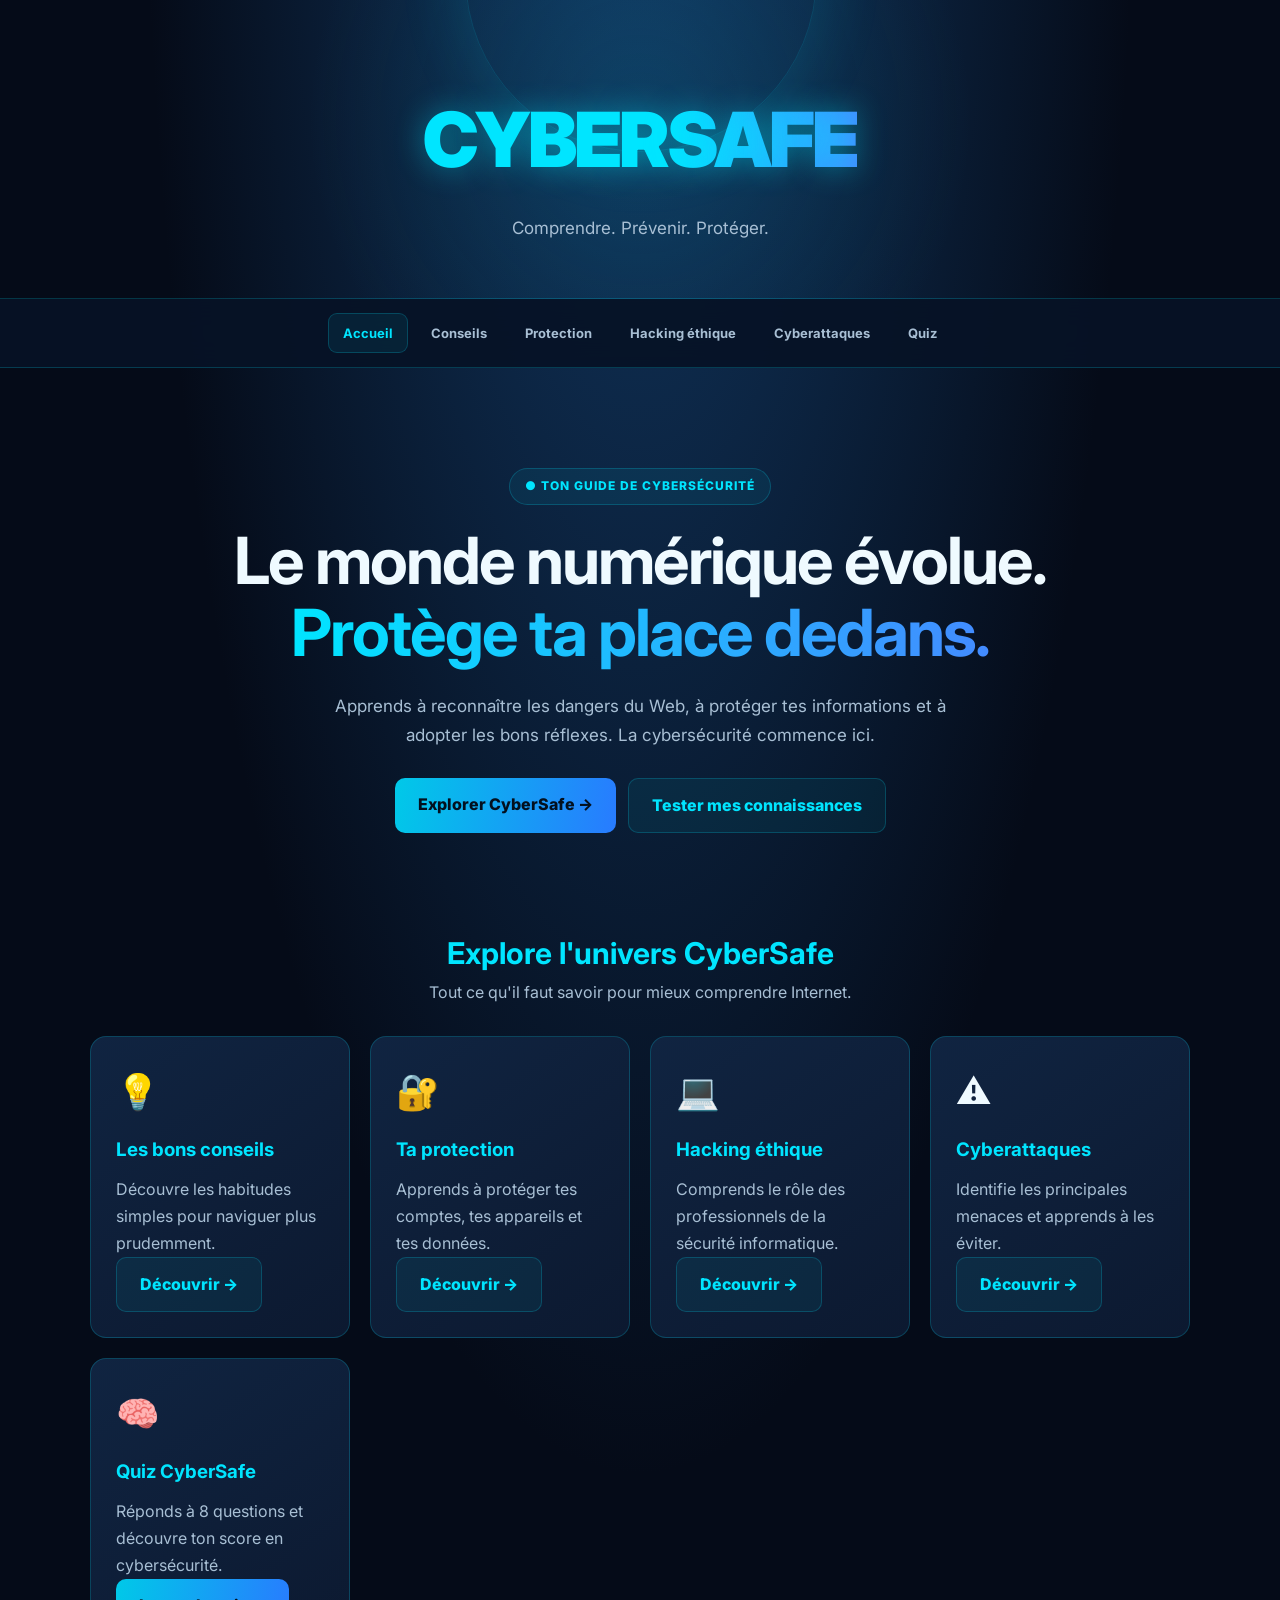
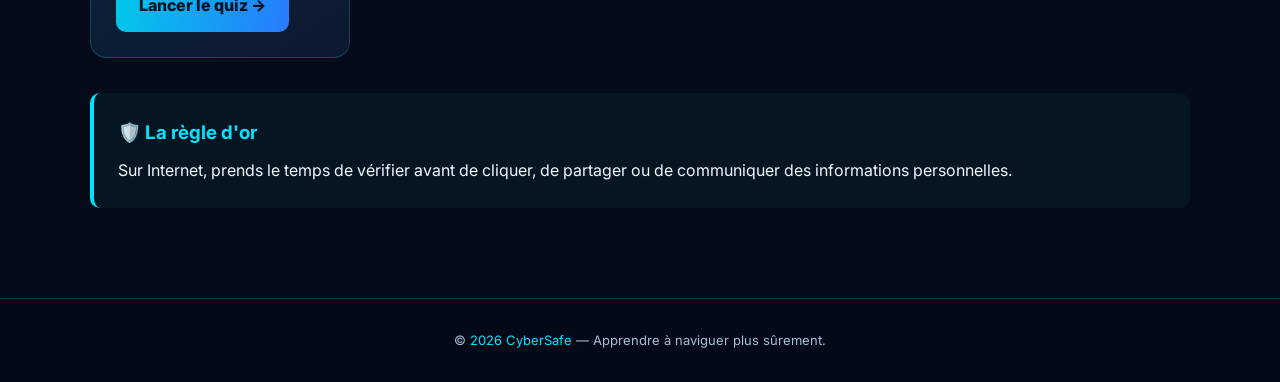
<file: index.html>
<!DOCTYPE html>
<html lang="fr">
<head>
    <meta charset="UTF-8">
    <meta name="viewport" content="width=device-width, initial-scale=1.0">
    <meta name="description" content="CyberSafe : découvre la cybersécurité, les bons réflexes et les menaces sur Internet.">
    <title>CyberSafe | Accueil</title>
    <link rel="stylesheet" href="style.css">
    <script src="script.js" defer></script>
</head>
<body>

<header>
    <div class="logo">CYBER<span class="gradient-text">SAFE</span></div>
    <p>Comprendre. Prévenir. Protéger.</p>
</header>

<nav>
    <a class="active" href="index.html">Accueil</a>
    <a href="conseils.html">Conseils</a>
    <a href="protection.html">Protection</a>
    <a href="hacking-ethique.html">Hacking éthique</a>
    <a href="attaques.html">Cyberattaques</a>
    <a href="quiz.html">Quiz</a>
</nav>

<main>
    <section class="hero">
        <span class="tag">● TON GUIDE DE CYBERSÉCURITÉ</span>
        <h2>Le monde numérique évolue.<br><span class="gradient-text">Protège ta place dedans.</span></h2>
        <p>
            Apprends à reconnaître les dangers du Web,
            à protéger tes informations et à adopter les bons réflexes.
            La cybersécurité commence ici.
        </p>
        <div class="actions">
            <a class="bouton" href="conseils.html">Explorer CyberSafe →</a>
            <a class="bouton secondaire" href="quiz.html">Tester mes connaissances</a>
        </div>
    </section>

    <section class="section-title reveal">
        <h2>Explore l'univers CyberSafe</h2>
        <p>Tout ce qu'il faut savoir pour mieux comprendre Internet.</p>
    </section>

    <section class="cartes">
        <article class="reveal">
            <div class="emoji">💡</div>
            <h3>Les bons conseils</h3>
            <p>Découvre les habitudes simples pour naviguer plus prudemment.</p>
            <a class="bouton secondaire" href="conseils.html">Découvrir →</a>
        </article>

        <article class="reveal">
            <div class="emoji">🔐</div>
            <h3>Ta protection</h3>
            <p>Apprends à protéger tes comptes, tes appareils et tes données.</p>
            <a class="bouton secondaire" href="protection.html">Découvrir →</a>
        </article>

        <article class="reveal">
            <div class="emoji">💻</div>
            <h3>Hacking éthique</h3>
            <p>Comprends le rôle des professionnels de la sécurité informatique.</p>
            <a class="bouton secondaire" href="hacking-ethique.html">Découvrir →</a>
        </article>

        <article class="reveal">
            <div class="emoji">⚠️</div>
            <h3>Cyberattaques</h3>
            <p>Identifie les principales menaces et apprends à les éviter.</p>
            <a class="bouton secondaire" href="attaques.html">Découvrir →</a>
        </article>

        <article class="reveal">
            <div class="emoji">🧠</div>
            <h3>Quiz CyberSafe</h3>
            <p>Réponds à 8 questions et découvre ton score en cybersécurité.</p>
            <a class="bouton" href="quiz.html">Lancer le quiz →</a>
        </article>
    </section>

    <div class="encadre reveal">
        <h3>🛡️ La règle d'or</h3>
        <p>Sur Internet, prends le temps de vérifier avant de cliquer, de partager ou de communiquer des informations personnelles.</p>
    </div>
</main>

<footer>
    <p>© <span class="year"></span> <span>CyberSafe</span> — Apprendre à naviguer plus sûrement.</p>
</footer>

</body>
</html>
</file>
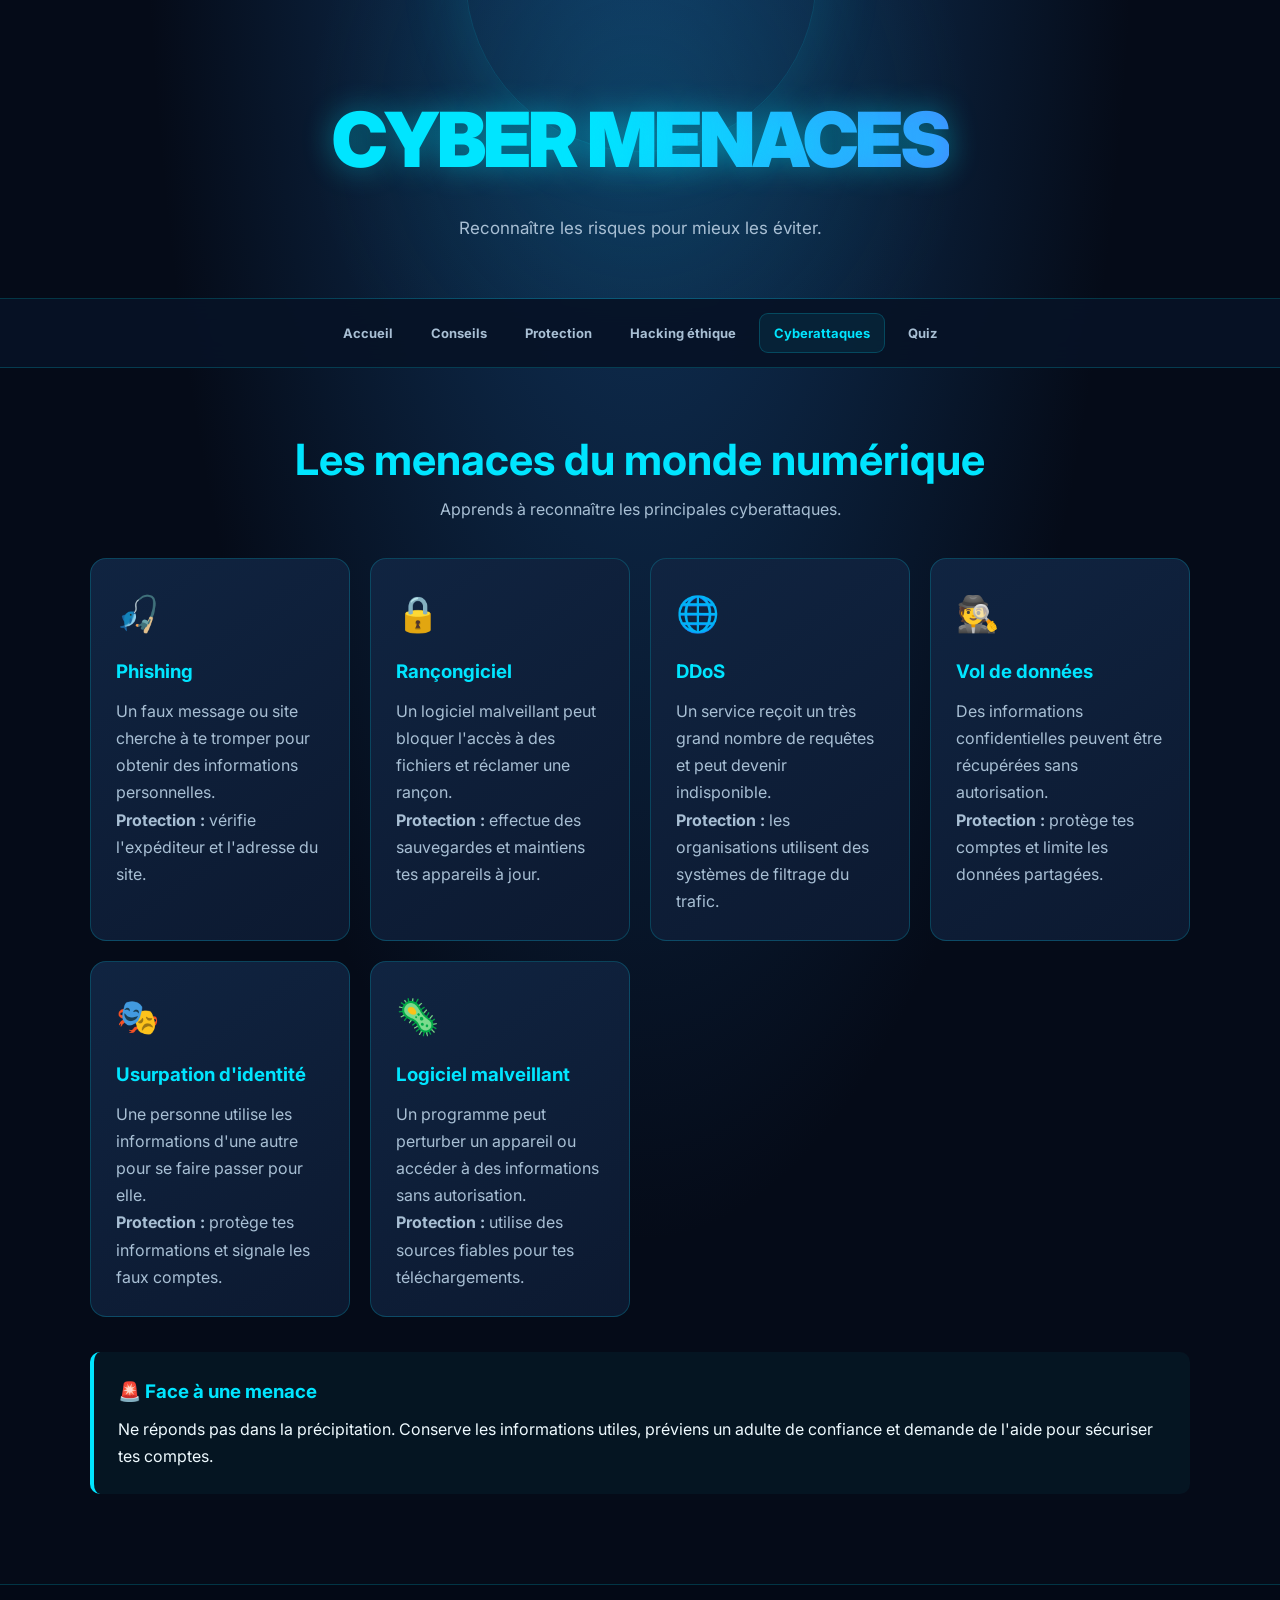
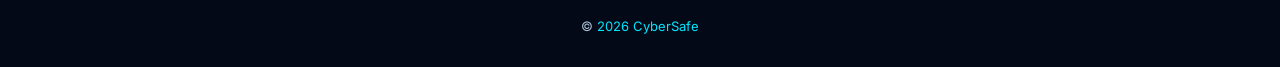
<file: attaques.html>
<!DOCTYPE html>
<html lang="fr">
<head>
    <meta charset="UTF-8">
    <meta name="viewport" content="width=device-width, initial-scale=1.0">
    <title>CyberSafe | Cyberattaques</title>
    <link rel="stylesheet" href="style.css">
    <script src="script.js" defer></script>
</head>
<body>

<header>
    <div class="logo">CYBER <span class="gradient-text">MENACES</span></div>
    <p>Reconnaître les risques pour mieux les éviter.</p>
</header>

<nav>
    <a href="index.html">Accueil</a>
    <a href="conseils.html">Conseils</a>
    <a href="protection.html">Protection</a>
    <a href="hacking-ethique.html">Hacking éthique</a>
    <a class="active" href="attaques.html">Cyberattaques</a>
    <a href="quiz.html">Quiz</a>
</nav>

<main>
    <section class="page-title">
        <h2>Les menaces du monde numérique</h2>
        <p>Apprends à reconnaître les principales cyberattaques.</p>
    </section>

    <section class="cartes">
        <article class="reveal">
            <div class="emoji">🎣</div>
            <h3>Phishing</h3>
            <p>Un faux message ou site cherche à te tromper pour obtenir des informations personnelles.</p>
            <p><strong>Protection :</strong> vérifie l'expéditeur et l'adresse du site.</p>
        </article>

        <article class="reveal">
            <div class="emoji">🔒</div>
            <h3>Rançongiciel</h3>
            <p>Un logiciel malveillant peut bloquer l'accès à des fichiers et réclamer une rançon.</p>
            <p><strong>Protection :</strong> effectue des sauvegardes et maintiens tes appareils à jour.</p>
        </article>

        <article class="reveal">
            <div class="emoji">🌐</div>
            <h3>DDoS</h3>
            <p>Un service reçoit un très grand nombre de requêtes et peut devenir indisponible.</p>
            <p><strong>Protection :</strong> les organisations utilisent des systèmes de filtrage du trafic.</p>
        </article>

        <article class="reveal">
            <div class="emoji">🕵️</div>
            <h3>Vol de données</h3>
            <p>Des informations confidentielles peuvent être récupérées sans autorisation.</p>
            <p><strong>Protection :</strong> protège tes comptes et limite les données partagées.</p>
        </article>

        <article class="reveal">
            <div class="emoji">🎭</div>
            <h3>Usurpation d'identité</h3>
            <p>Une personne utilise les informations d'une autre pour se faire passer pour elle.</p>
            <p><strong>Protection :</strong> protège tes informations et signale les faux comptes.</p>
        </article>

        <article class="reveal">
            <div class="emoji">🦠</div>
            <h3>Logiciel malveillant</h3>
            <p>Un programme peut perturber un appareil ou accéder à des informations sans autorisation.</p>
            <p><strong>Protection :</strong> utilise des sources fiables pour tes téléchargements.</p>
        </article>
    </section>

    <div class="encadre reveal">
        <h3>🚨 Face à une menace</h3>
        <p>Ne réponds pas dans la précipitation. Conserve les informations utiles, préviens un adulte de confiance et demande de l'aide pour sécuriser tes comptes.</p>
    </div>
</main>

<footer>
    <p>© <span class="year"></span> <span>CyberSafe</span></p>
</footer>

</body>
</html>
</file>
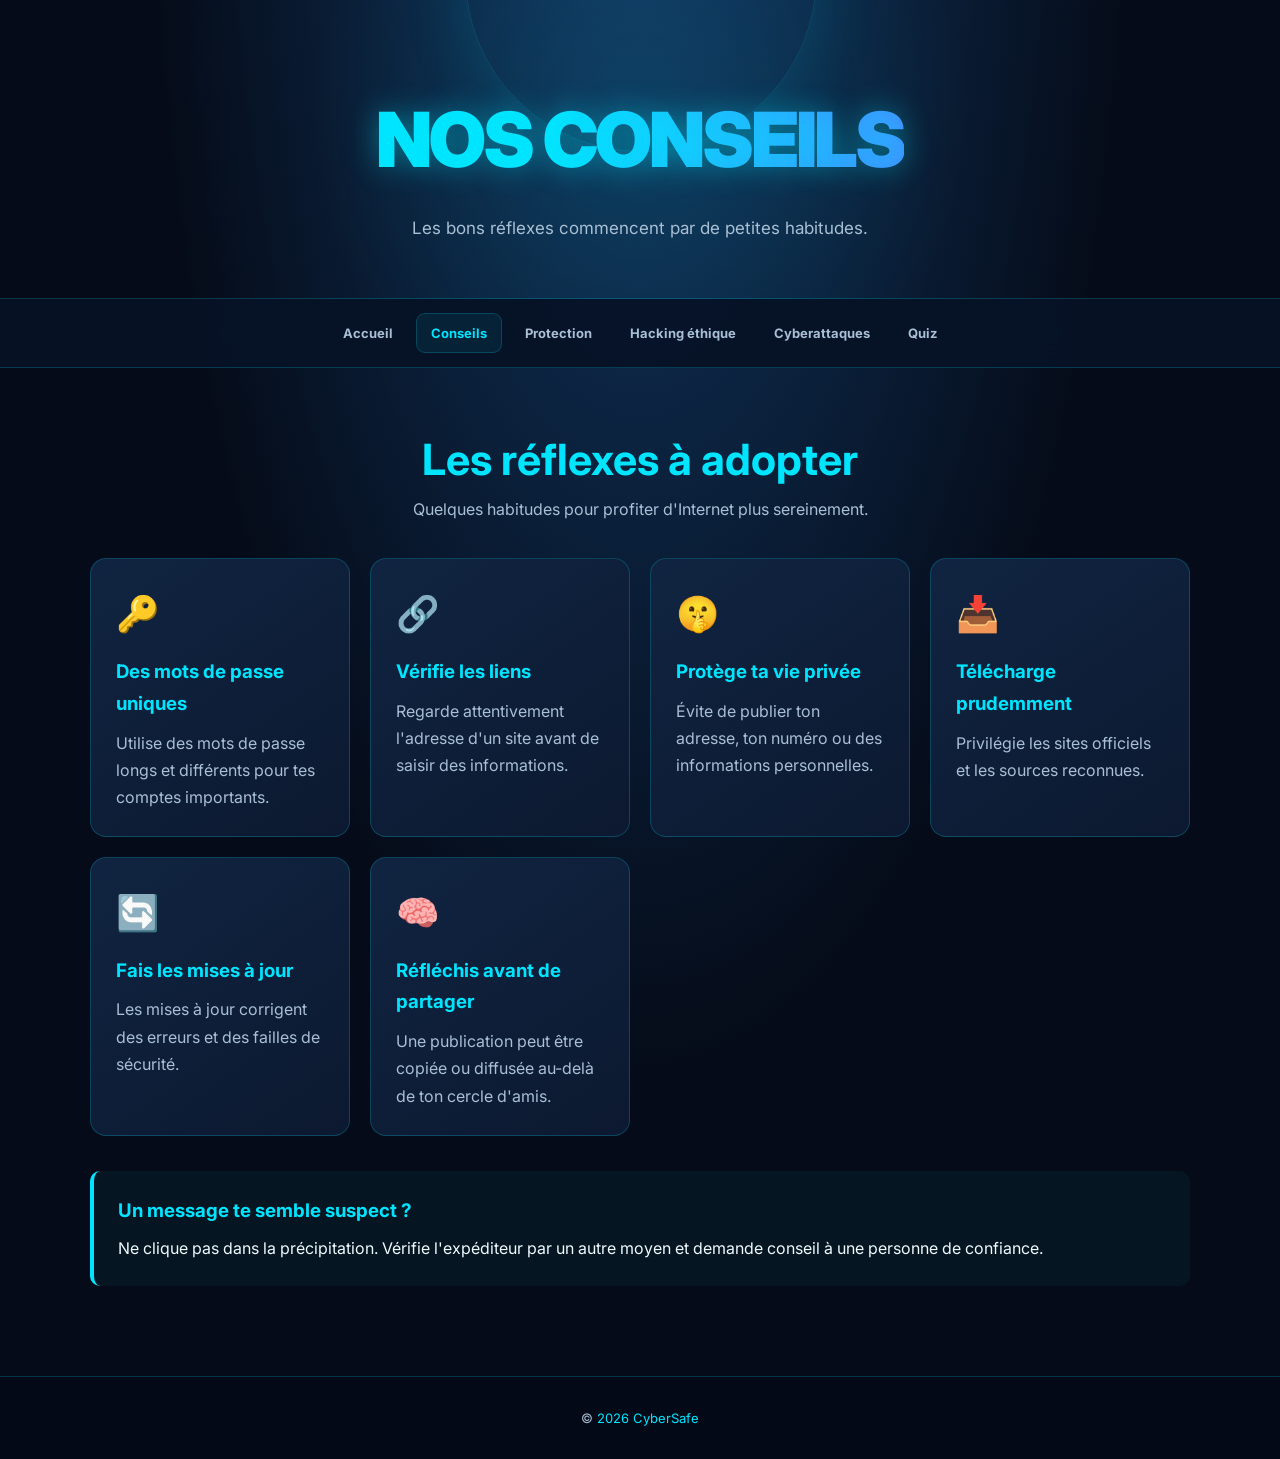
<file: conseils.html>
<!DOCTYPE html>
<html lang="fr">
<head>
    <meta charset="UTF-8">
    <meta name="viewport" content="width=device-width, initial-scale=1.0">
    <title>CyberSafe | Conseils</title>
    <link rel="stylesheet" href="style.css">
    <script src="script.js" defer></script>
</head>
<body>

<header>
    <div class="logo">NOS <span class="gradient-text">CONSEILS</span></div>
    <p>Les bons réflexes commencent par de petites habitudes.</p>
</header>

<nav>
    <a href="index.html">Accueil</a>
    <a class="active" href="conseils.html">Conseils</a>
    <a href="protection.html">Protection</a>
    <a href="hacking-ethique.html">Hacking éthique</a>
    <a href="attaques.html">Cyberattaques</a>
    <a href="quiz.html">Quiz</a>
</nav>

<main>
    <section class="page-title">
        <h2>Les réflexes à adopter</h2>
        <p>Quelques habitudes pour profiter d'Internet plus sereinement.</p>
    </section>

    <section class="cartes">
        <article class="reveal">
            <div class="emoji">🔑</div>
            <h3>Des mots de passe uniques</h3>
            <p>Utilise des mots de passe longs et différents pour tes comptes importants.</p>
        </article>

        <article class="reveal">
            <div class="emoji">🔗</div>
            <h3>Vérifie les liens</h3>
            <p>Regarde attentivement l'adresse d'un site avant de saisir des informations.</p>
        </article>

        <article class="reveal">
            <div class="emoji">🤫</div>
            <h3>Protège ta vie privée</h3>
            <p>Évite de publier ton adresse, ton numéro ou des informations personnelles.</p>
        </article>

        <article class="reveal">
            <div class="emoji">📥</div>
            <h3>Télécharge prudemment</h3>
            <p>Privilégie les sites officiels et les sources reconnues.</p>
        </article>

        <article class="reveal">
            <div class="emoji">🔄</div>
            <h3>Fais les mises à jour</h3>
            <p>Les mises à jour corrigent des erreurs et des failles de sécurité.</p>
        </article>

        <article class="reveal">
            <div class="emoji">🧠</div>
            <h3>Réfléchis avant de partager</h3>
            <p>Une publication peut être copiée ou diffusée au-delà de ton cercle d'amis.</p>
        </article>
    </section>

    <div class="encadre reveal">
        <h3>Un message te semble suspect ?</h3>
        <p>Ne clique pas dans la précipitation. Vérifie l'expéditeur par un autre moyen et demande conseil à une personne de confiance.</p>
    </div>
</main>

<footer>
    <p>© <span class="year"></span> <span>CyberSafe</span></p>
</footer>

</body>
</html>
</file>
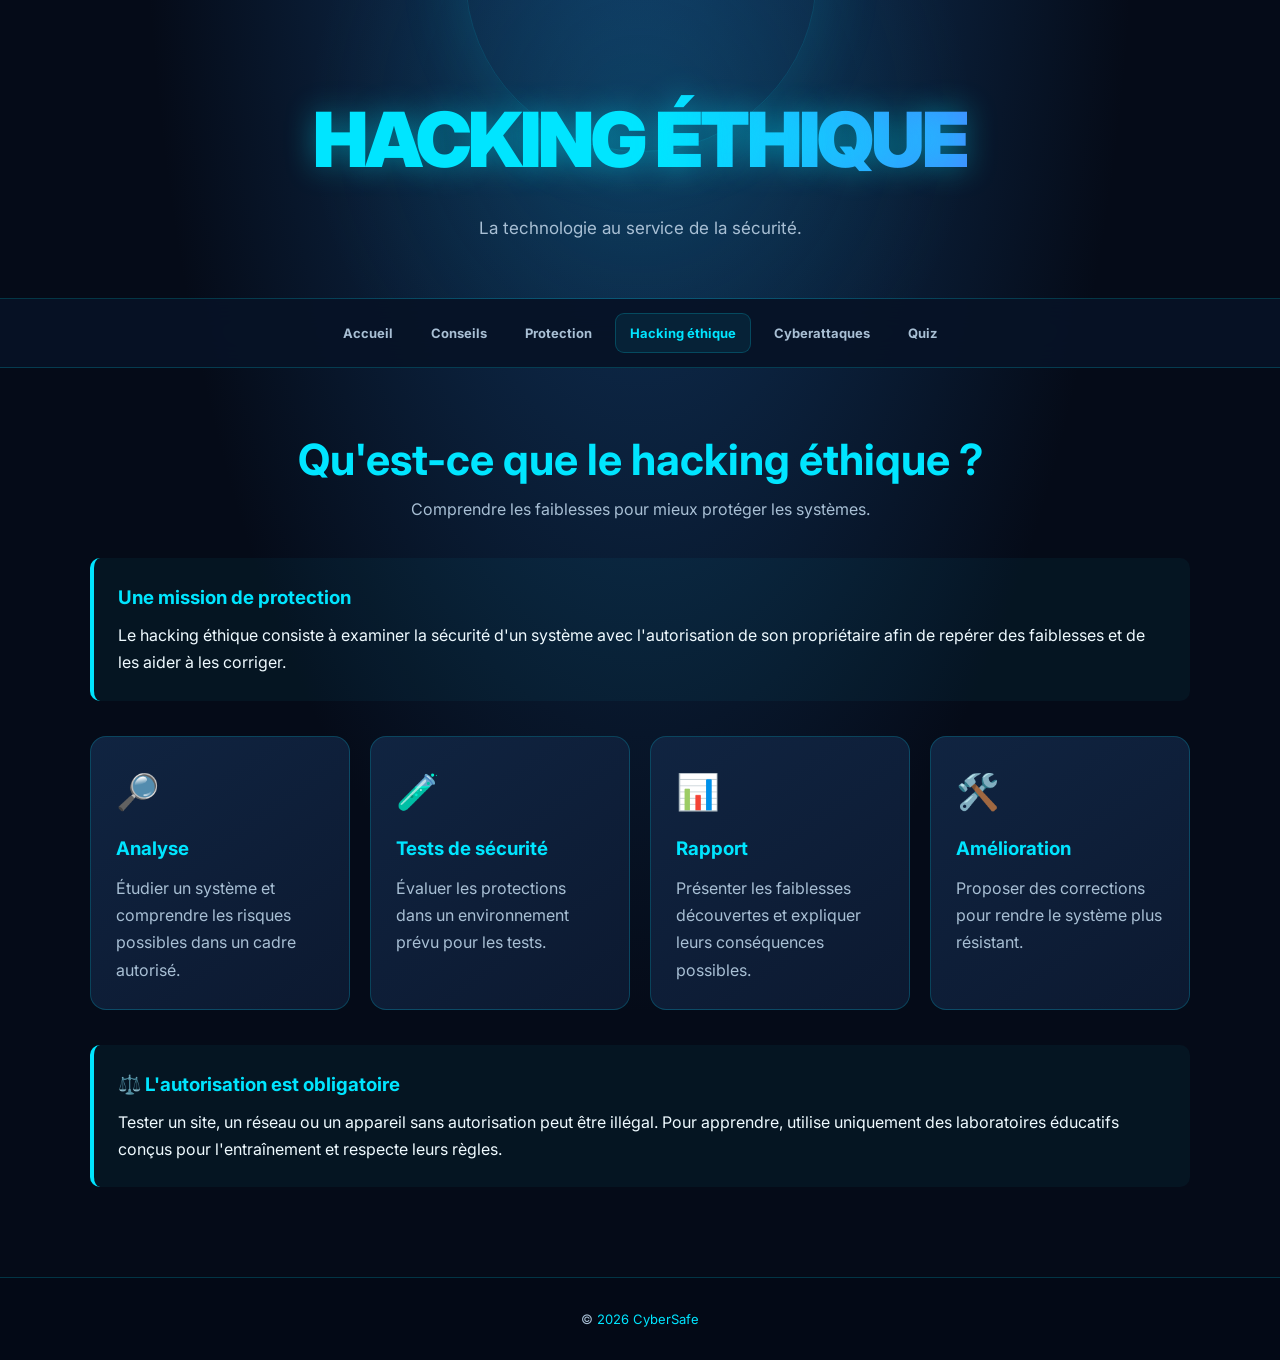
<file: hacking-ethique.html>
<!DOCTYPE html>
<html lang="fr">
<head>
    <meta charset="UTF-8">
    <meta name="viewport" content="width=device-width, initial-scale=1.0">
    <title>CyberSafe | Hacking éthique</title>
    <link rel="stylesheet" href="style.css">
    <script src="script.js" defer></script>
</head>
<body>

<header>
    <div class="logo">HACKING <span class="gradient-text">ÉTHIQUE</span></div>
    <p>La technologie au service de la sécurité.</p>
</header>

<nav>
    <a href="index.html">Accueil</a>
    <a href="conseils.html">Conseils</a>
    <a href="protection.html">Protection</a>
    <a class="active" href="hacking-ethique.html">Hacking éthique</a>
    <a href="attaques.html">Cyberattaques</a>
    <a href="quiz.html">Quiz</a>
</nav>

<main>
    <section class="page-title">
        <h2>Qu'est-ce que le hacking éthique ?</h2>
        <p>Comprendre les faiblesses pour mieux protéger les systèmes.</p>
    </section>

    <div class="encadre reveal">
        <h3>Une mission de protection</h3>
        <p>Le hacking éthique consiste à examiner la sécurité d'un système avec l'autorisation de son propriétaire afin de repérer des faiblesses et de les aider à les corriger.</p>
    </div>

    <section class="cartes">
        <article class="reveal">
            <div class="emoji">🔎</div>
            <h3>Analyse</h3>
            <p>Étudier un système et comprendre les risques possibles dans un cadre autorisé.</p>
        </article>

        <article class="reveal">
            <div class="emoji">🧪</div>
            <h3>Tests de sécurité</h3>
            <p>Évaluer les protections dans un environnement prévu pour les tests.</p>
        </article>

        <article class="reveal">
            <div class="emoji">📊</div>
            <h3>Rapport</h3>
            <p>Présenter les faiblesses découvertes et expliquer leurs conséquences possibles.</p>
        </article>

        <article class="reveal">
            <div class="emoji">🛠️</div>
            <h3>Amélioration</h3>
            <p>Proposer des corrections pour rendre le système plus résistant.</p>
        </article>
    </section>

    <div class="encadre reveal">
        <h3>⚖️ L'autorisation est obligatoire</h3>
        <p>Tester un site, un réseau ou un appareil sans autorisation peut être illégal. Pour apprendre, utilise uniquement des laboratoires éducatifs conçus pour l'entraînement et respecte leurs règles.</p>
    </div>
</main>

<footer>
    <p>© <span class="year"></span> <span>CyberSafe</span></p>
</footer>

</body>
</html>
</file>
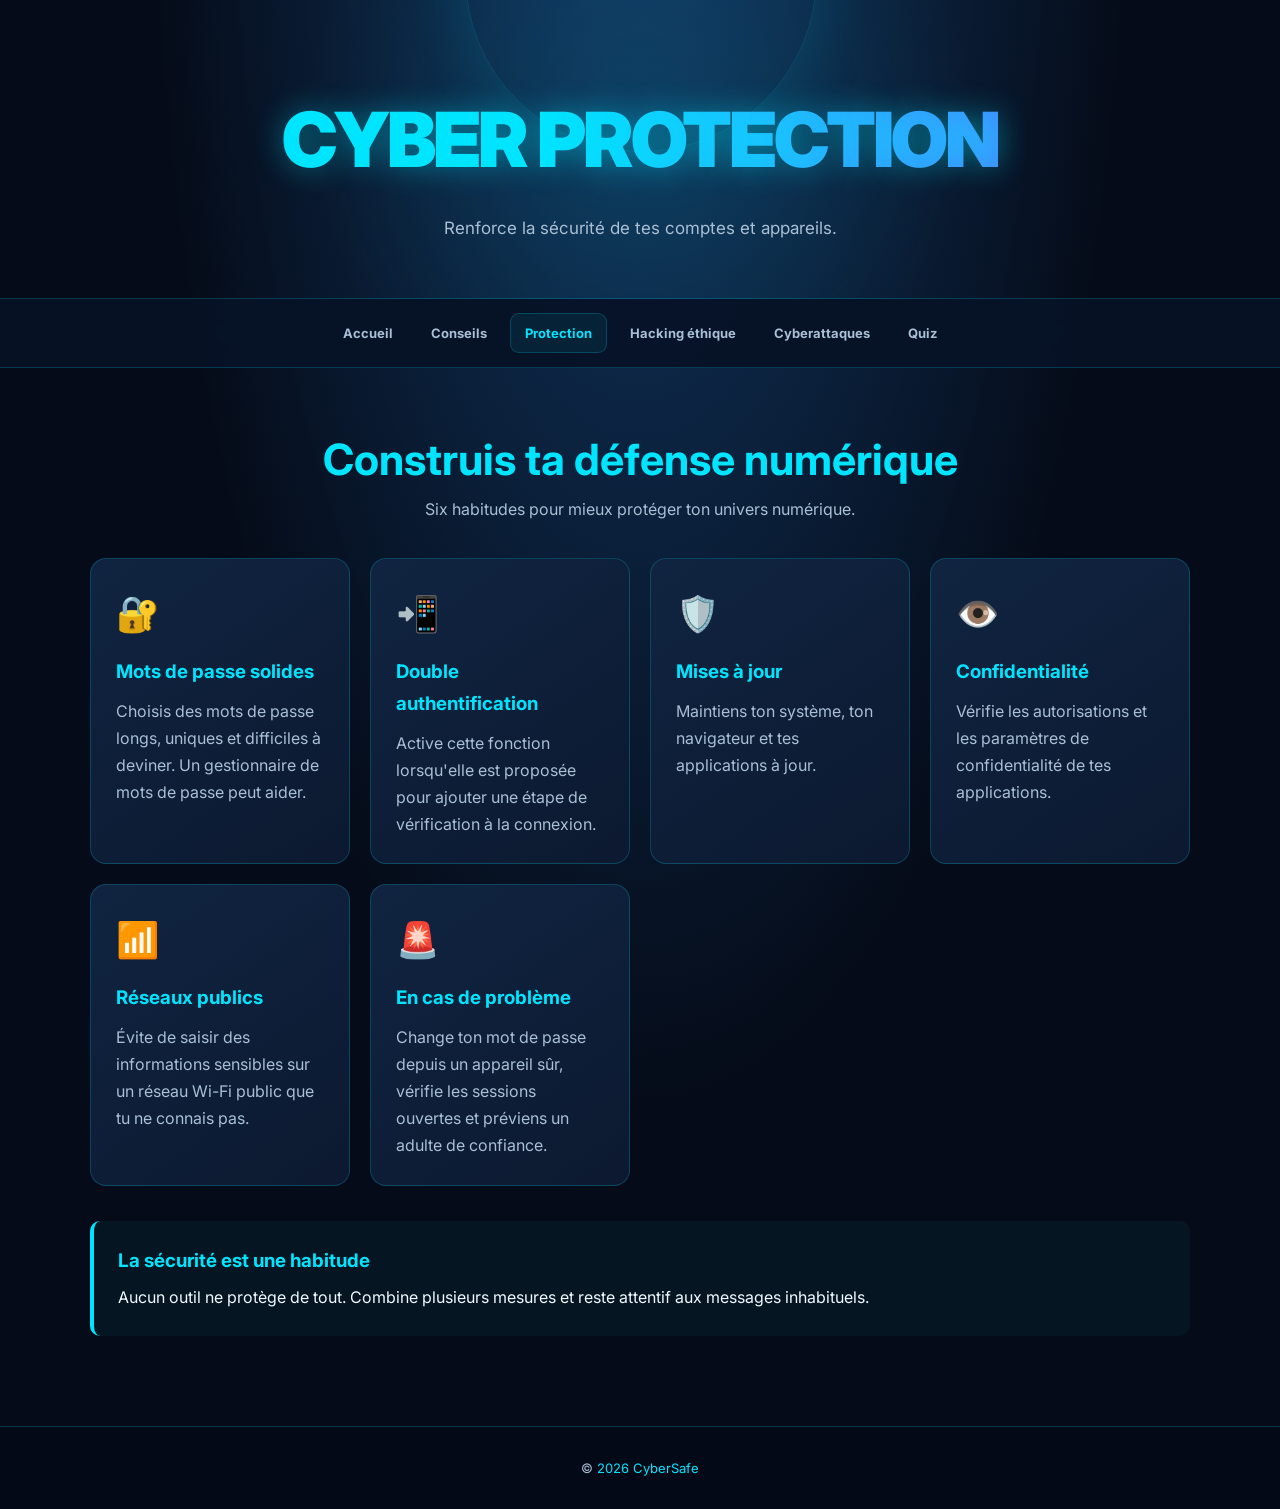
<file: protection.html>
<!DOCTYPE html>
<html lang="fr">
<head>
    <meta charset="UTF-8">
    <meta name="viewport" content="width=device-width, initial-scale=1.0">
    <title>CyberSafe | Protection</title>
    <link rel="stylesheet" href="style.css">
    <script src="script.js" defer></script>
</head>
<body>

<header>
    <div class="logo">CYBER <span class="gradient-text">PROTECTION</span></div>
    <p>Renforce la sécurité de tes comptes et appareils.</p>
</header>

<nav>
    <a href="index.html">Accueil</a>
    <a href="conseils.html">Conseils</a>
    <a class="active" href="protection.html">Protection</a>
    <a href="hacking-ethique.html">Hacking éthique</a>
    <a href="attaques.html">Cyberattaques</a>
    <a href="quiz.html">Quiz</a>
</nav>

<main>
    <section class="page-title">
        <h2>Construis ta défense numérique</h2>
        <p>Six habitudes pour mieux protéger ton univers numérique.</p>
    </section>

    <section class="cartes">
        <article class="reveal">
            <div class="emoji">🔐</div>
            <h3>Mots de passe solides</h3>
            <p>Choisis des mots de passe longs, uniques et difficiles à deviner. Un gestionnaire de mots de passe peut aider.</p>
        </article>

        <article class="reveal">
            <div class="emoji">📲</div>
            <h3>Double authentification</h3>
            <p>Active cette fonction lorsqu'elle est proposée pour ajouter une étape de vérification à la connexion.</p>
        </article>

        <article class="reveal">
            <div class="emoji">🛡️</div>
            <h3>Mises à jour</h3>
            <p>Maintiens ton système, ton navigateur et tes applications à jour.</p>
        </article>

        <article class="reveal">
            <div class="emoji">👁️</div>
            <h3>Confidentialité</h3>
            <p>Vérifie les autorisations et les paramètres de confidentialité de tes applications.</p>
        </article>

        <article class="reveal">
            <div class="emoji">📶</div>
            <h3>Réseaux publics</h3>
            <p>Évite de saisir des informations sensibles sur un réseau Wi-Fi public que tu ne connais pas.</p>
        </article>

        <article class="reveal">
            <div class="emoji">🚨</div>
            <h3>En cas de problème</h3>
            <p>Change ton mot de passe depuis un appareil sûr, vérifie les sessions ouvertes et préviens un adulte de confiance.</p>
        </article>
    </section>

    <div class="encadre reveal">
        <h3>La sécurité est une habitude</h3>
        <p>Aucun outil ne protège de tout. Combine plusieurs mesures et reste attentif aux messages inhabituels.</p>
    </div>
</main>

<footer>
    <p>© <span class="year"></span> <span>CyberSafe</span></p>
</footer>

</body>
</html>
</file>
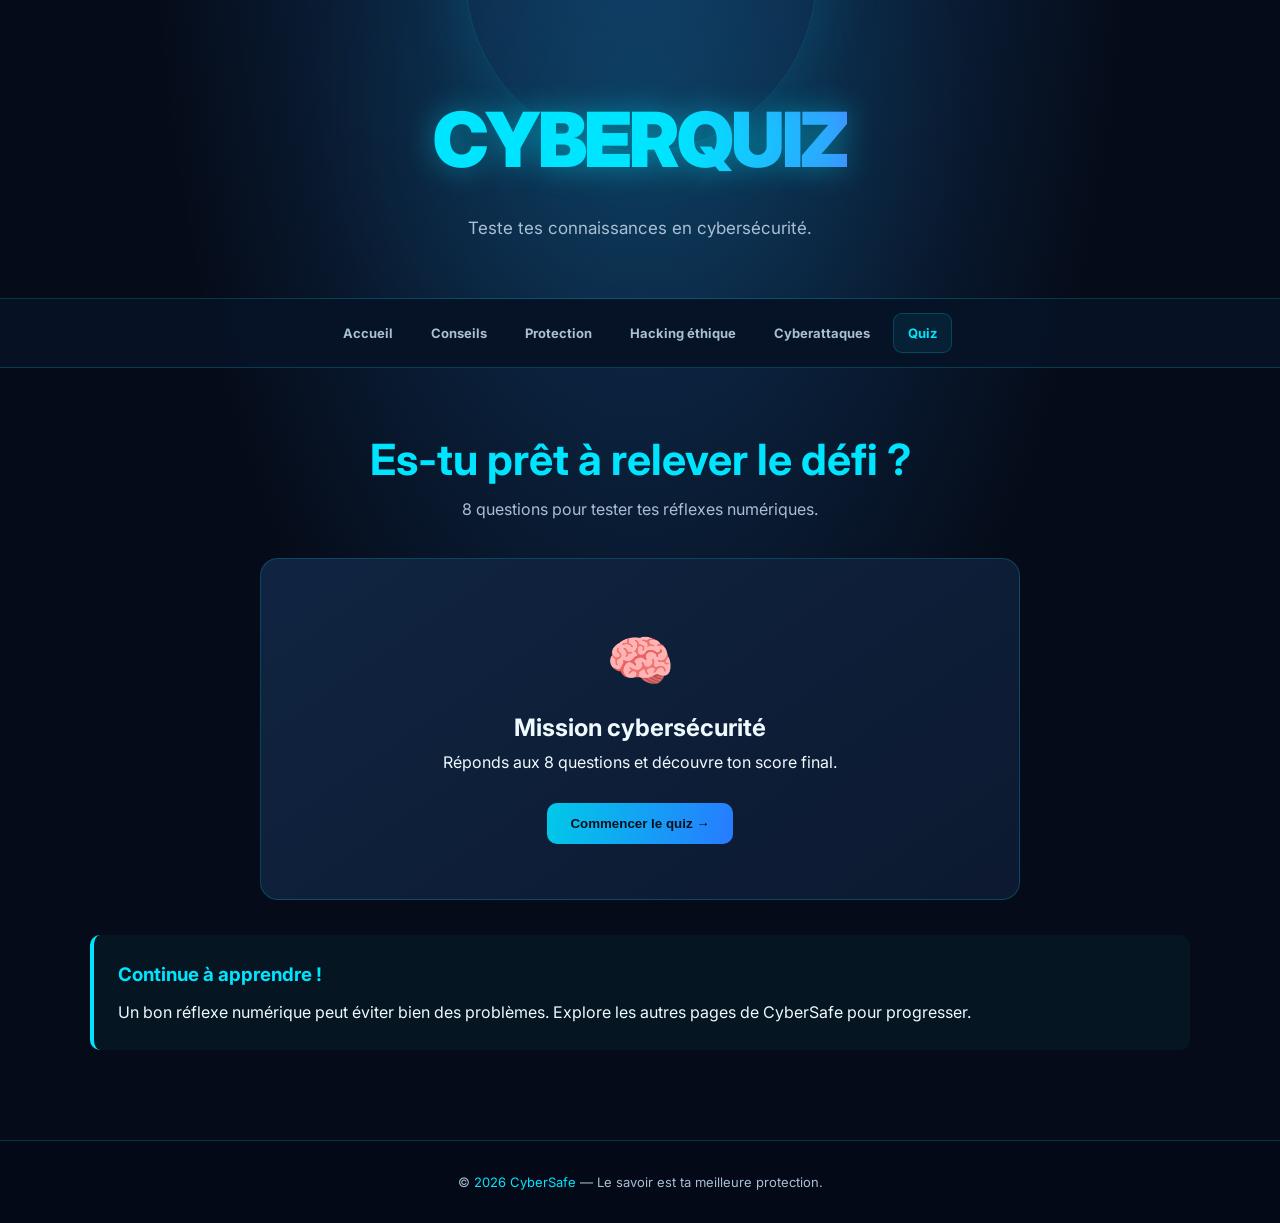
<file: quiz.html>
<!DOCTYPE html>
<html lang="fr">
<head>
    <meta charset="UTF-8">
    <meta name="viewport" content="width=device-width, initial-scale=1.0">
    <title>CyberSafe | Quiz</title>
    <link rel="stylesheet" href="style.css">
    <script src="script.js" defer></script>
</head>
<body>

<header>
    <div class="logo">CYBER<span class="gradient-text">QUIZ</span></div>
    <p>Teste tes connaissances en cybersécurité.</p>
</header>

<nav>
    <a href="index.html">Accueil</a>
    <a href="conseils.html">Conseils</a>
    <a href="protection.html">Protection</a>
    <a href="hacking-ethique.html">Hacking éthique</a>
    <a href="attaques.html">Cyberattaques</a>
    <a class="active" href="quiz.html">Quiz</a>
</nav>

<main>
    <section class="page-title">
        <h2>Es-tu prêt à relever le défi ?</h2>
        <p>8 questions pour tester tes réflexes numériques.</p>
    </section>

    <section class="quiz-box" id="quiz">

        <div id="quiz-start" class="result">
            <div style="font-size:55px">🧠</div>
            <h2>Mission cybersécurité</h2>
            <p>Réponds aux 8 questions et découvre ton score final.</p>
            <br>
            <button class="bouton" id="start-quiz">Commencer le quiz →</button>
        </div>

        <div id="quiz-game" class="hidden">
            <p id="counter">Question 1 / 8</p>

            <div class="progress">
                <div class="progress-fill" id="progress"></div>
            </div>

            <h3 class="quiz-question" id="question"></h3>

            <div class="quiz-options" id="options"></div>

            <p class="quiz-feedback" id="feedback" aria-live="polite"></p>

            <div class="quiz-controls">
                <span style="color:#a8bfd4;font-size:13px">CyberSafe Challenge</span>
                <button class="bouton hidden" id="next">Suivant →</button>
            </div>
        </div>

        <div id="quiz-result" class="result hidden" aria-live="polite">
            <div style="font-size:55px">🏆</div>
            <h2>Mission terminée !</h2>
            <strong id="score">0 / 8</strong>
            <p id="result-message"></p>
            <br>
            <button class="bouton" id="restart">Recommencer ↻</button>
        </div>

    </section>

    <div class="encadre">
        <h3>Continue à apprendre !</h3>
        <p>Un bon réflexe numérique peut éviter bien des problèmes. Explore les autres pages de CyberSafe pour progresser.</p>
    </div>
</main>

<footer>
    <p>© <span class="year"></span> <span>CyberSafe</span> — Le savoir est ta meilleure protection.</p>
</footer>

</body>
</html>
</file>
<file: style.css>
@import url('https://fonts.googleapis.com/css2?family=Inter:wght@400;500;600;700;800;900&display=swap');

:root {
    --bg: #050b18;
    --panel: #0c1930;
    --panel2: #102441;
    --cyan: #00e5ff;
    --blue: #287bff;
    --text: #effaff;
    --muted: #a8bfd4;
    --border: rgba(0,229,255,.2);
}

* {
    box-sizing: border-box;
    margin: 0;
    padding: 0;
}

html {
    scroll-behavior: smooth;
}

body {
    font-family: Inter, Arial, sans-serif;
    background:
        radial-gradient(ellipse at 50% -15%, #123b67 0%, transparent 55%),
        var(--bg);
    color: var(--text);
    line-height: 1.7;
    min-height: 100vh;
}

a {
    color: inherit;
}

header {
    text-align: center;
    padding: 75px 20px 55px;
    position: relative;
    overflow: hidden;
    border-bottom: 1px solid var(--border);
    background:
        radial-gradient(circle at 50% 40%, #087c9b35, transparent 50%);
}

header::before {
    content: "";
    position: absolute;
    width: 350px;
    height: 350px;
    border: 1px solid #00e5ff20;
    border-radius: 50%;
    top: -200px;
    left: calc(50% - 175px);
    box-shadow: 0 0 70px #00e5ff20;
}

.logo {
    font-size: clamp(40px, 8vw, 76px);
    font-weight: 900;
    letter-spacing: -3px;
    color: var(--cyan);
    text-shadow: 0 0 30px #00e5ff70;
    position: relative;
}

header p {
    color: var(--muted);
    margin-top: 10px;
    font-size: 17px;
}

nav {
    position: sticky;
    top: 0;
    z-index: 100;
    display: flex;
    justify-content: center;
    flex-wrap: wrap;
    gap: 8px;
    padding: 14px;
    background: #071326ed;
    backdrop-filter: blur(15px);
    border-bottom: 1px solid var(--border);
}

nav a {
    text-decoration: none;
    color: var(--muted);
    padding: 9px 15px;
    border-radius: 9px;
    font-size: 13px;
    font-weight: 700;
    transition: .25s;
}

nav a:hover,
nav a.active {
    color: var(--cyan);
    background: #00e5ff12;
    box-shadow: inset 0 0 0 1px var(--border);
}

main {
    width: min(1100px, 92%);
    margin: auto;
    padding: 55px 0;
}

.hero {
    text-align: center;
    padding: 45px 10px 70px;
}

.tag {
    display: inline-block;
    color: var(--cyan);
    background: #00e5ff12;
    border: 1px solid var(--border);
    border-radius: 30px;
    padding: 7px 15px;
    font-size: 12px;
    font-weight: 800;
    letter-spacing: 1px;
    margin-bottom: 20px;
}

.hero h2 {
    font-size: clamp(34px, 7vw, 65px);
    line-height: 1.12;
    letter-spacing: -2px;
    max-width: 850px;
    margin: auto;
}

.gradient-text {
    background: linear-gradient(90deg, #00e5ff, #438bff);
    background-clip: text;
    -webkit-background-clip: text;
    color: transparent;
}

.hero p {
    max-width: 650px;
    margin: 22px auto;
    color: var(--muted);
    font-size: 17px;
}

.actions {
    display: flex;
    justify-content: center;
    flex-wrap: wrap;
    gap: 12px;
    margin-top: 28px;
}

.bouton {
    display: inline-block;
    padding: 13px 23px;
    border-radius: 10px;
    background: linear-gradient(100deg, #00c9e8, #287bff);
    color: #03101e;
    text-decoration: none;
    font-weight: 800;
    transition: .25s;
    border: 0;
    cursor: pointer;
}

.bouton:hover {
    transform: translateY(-3px);
    box-shadow: 0 0 25px #00e5ff50;
}

.bouton.secondaire {
    color: var(--cyan);
    background: #00e5ff10;
    border: 1px solid var(--border);
}

.section-title {
    text-align: center;
    margin: 25px 0 30px;
}

.section-title h2 {
    color: var(--cyan);
    font-size: 30px;
}

.section-title p {
    color: var(--muted);
}

.cartes {
    display: grid;
    grid-template-columns: repeat(auto-fit, minmax(230px, 1fr));
    gap: 20px;
    margin: 30px 0;
}

article,
.panel {
    background: linear-gradient(145deg, var(--panel2), var(--panel));
    border: 1px solid var(--border);
    padding: 25px;
    border-radius: 16px;
    transition: .3s;
}

article:hover {
    transform: translateY(-7px);
    border-color: var(--cyan);
    box-shadow: 0 12px 35px #00e5ff12;
}

article .emoji {
    font-size: 35px;
    margin-bottom: 12px;
}

article h3 {
    color: var(--cyan);
    margin-bottom: 10px;
}

article p,
.panel p {
    color: var(--muted);
}

.encadre {
    margin: 35px 0;
    padding: 24px;
    border-left: 4px solid var(--cyan);
    background: #00e5ff0b;
    border-radius: 10px;
}

.encadre h3 {
    color: var(--cyan);
    margin-bottom: 8px;
}

.page-title {
    text-align: center;
    margin-bottom: 35px;
}

.page-title h2 {
    color: var(--cyan);
    font-size: clamp(30px, 5vw, 43px);
}

.page-title p {
    color: var(--muted);
}

.quiz-box {
    max-width: 760px;
    margin: auto;
    padding: 30px;
    background: linear-gradient(145deg, var(--panel2), var(--panel));
    border: 1px solid var(--border);
    border-radius: 18px;
}

.progress {
    height: 7px;
    background: #ffffff15;
    border-radius: 20px;
    overflow: hidden;
    margin: 15px 0 25px;
}

.progress-fill {
    height: 100%;
    width: 0;
    background: linear-gradient(90deg, var(--cyan), var(--blue));
    transition: width .3s;
}

.quiz-question {
    font-size: 21px;
    margin-bottom: 20px;
}

.quiz-options {
    display: grid;
    gap: 12px;
}

.quiz-option {
    padding: 15px;
    border: 1px solid var(--border);
    background: #071629;
    color: var(--text);
    border-radius: 10px;
    text-align: left;
    font: inherit;
    cursor: pointer;
    transition: .2s;
}

.quiz-option:hover {
    border-color: var(--cyan);
    background: #00e5ff12;
}

.quiz-option:disabled {
    cursor: default;
    opacity: .8;
}

.quiz-feedback {
    margin-top: 18px;
    color: var(--muted);
    min-height: 28px;
}

.quiz-controls {
    display: flex;
    justify-content: space-between;
    align-items: center;
    margin-top: 25px;
    gap: 10px;
}

.result {
    text-align: center;
    padding: 25px 0;
}

.result strong {
    display: block;
    color: var(--cyan);
    font-size: 55px;
}

.hidden {
    display: none !important;
}

.reveal {
    opacity: 0;
    transform: translateY(20px);
    transition: opacity .7s, transform .7s;
}

.reveal.visible {
    opacity: 1;
    transform: translateY(0);
}

footer {
    text-align: center;
    padding: 30px 15px;
    background: #030916;
    border-top: 1px solid var(--border);
    color: var(--muted);
    font-size: 13px;
}

footer span {
    color: var(--cyan);
}

@media (prefers-reduced-motion: reduce) {
    *, *::before, *::after {
        scroll-behavior: auto !important;
        transition-duration: .01ms !important;
        animation-duration: .01ms !important;
    }
}

@media (max-width: 600px) {
    header {
        padding: 45px 15px;
    }

    nav {
        position: relative;
    }

    nav a {
        font-size: 12px;
        padding: 8px 10px;
    }

    main {
        padding: 30px 0;
    }

    .hero {
        padding: 30px 5px 45px;
    }

    .quiz-box {
        padding: 20px;
    }
}
</file>
